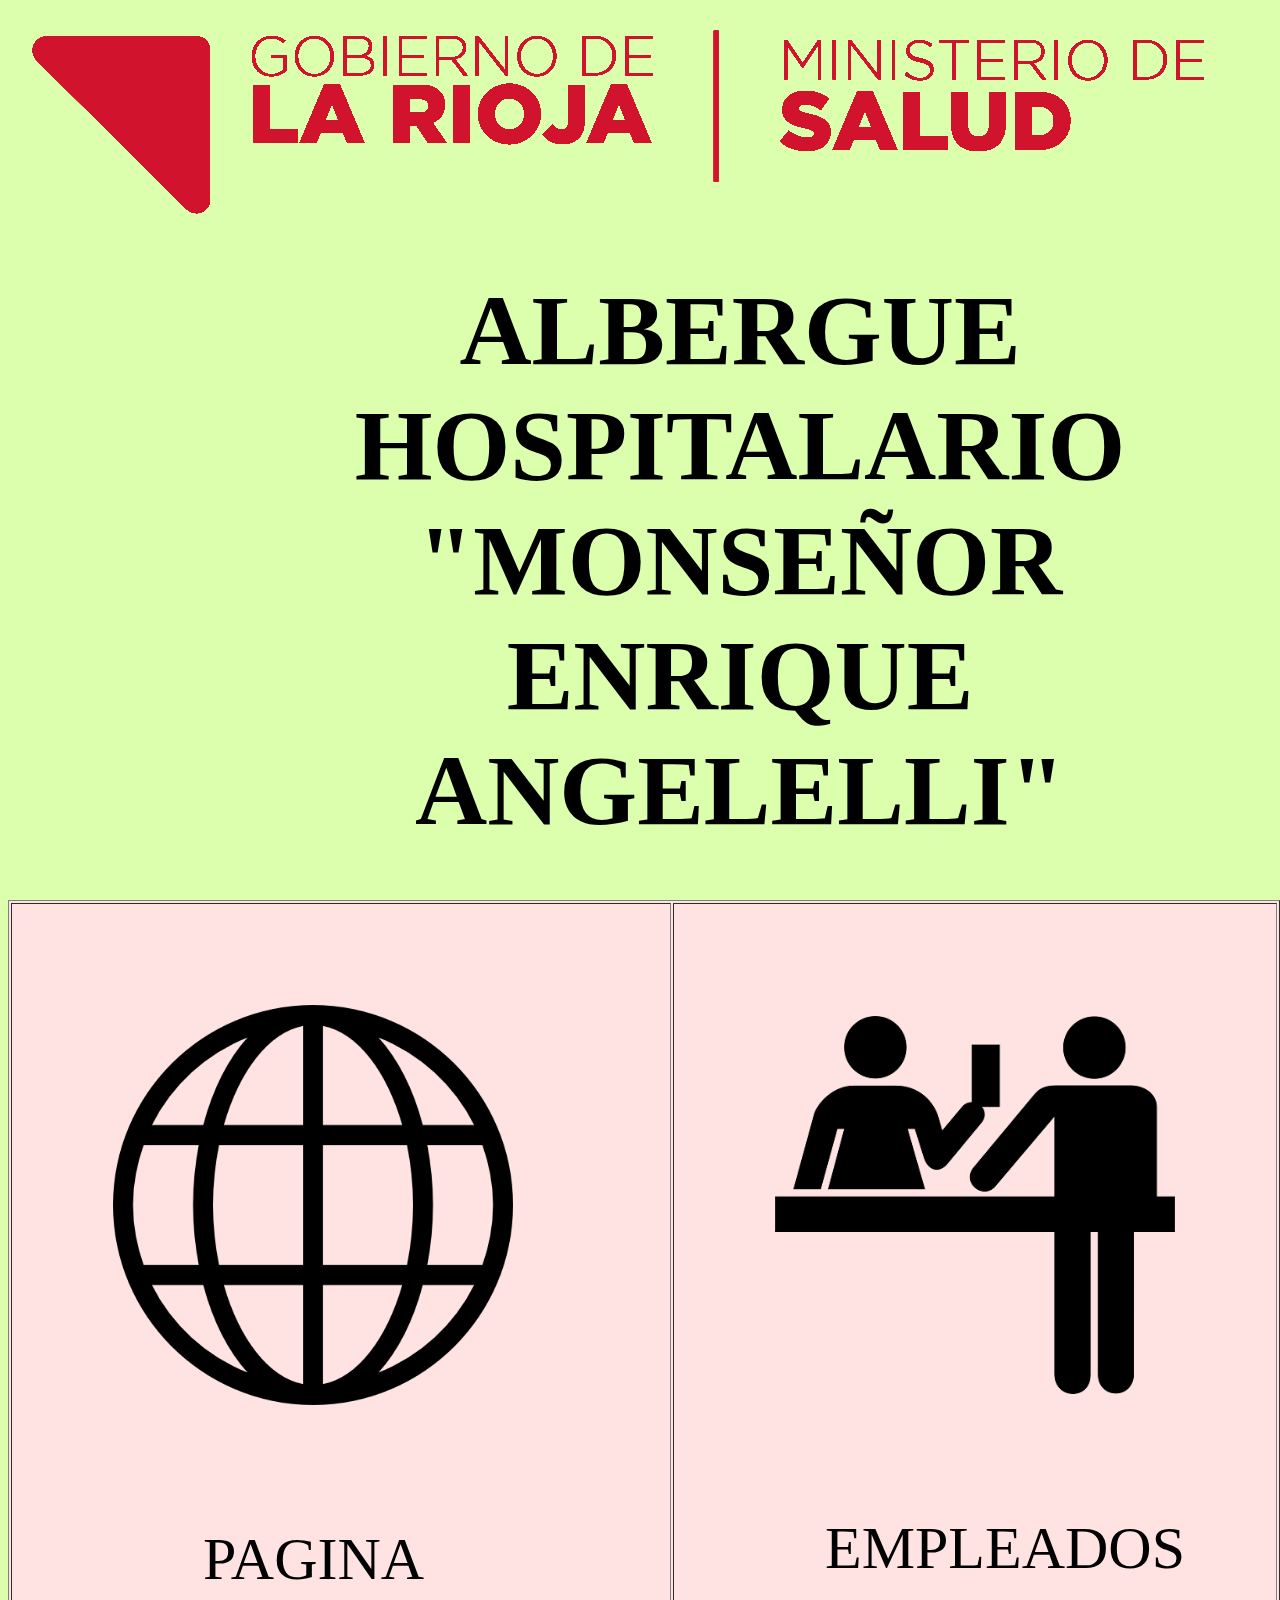
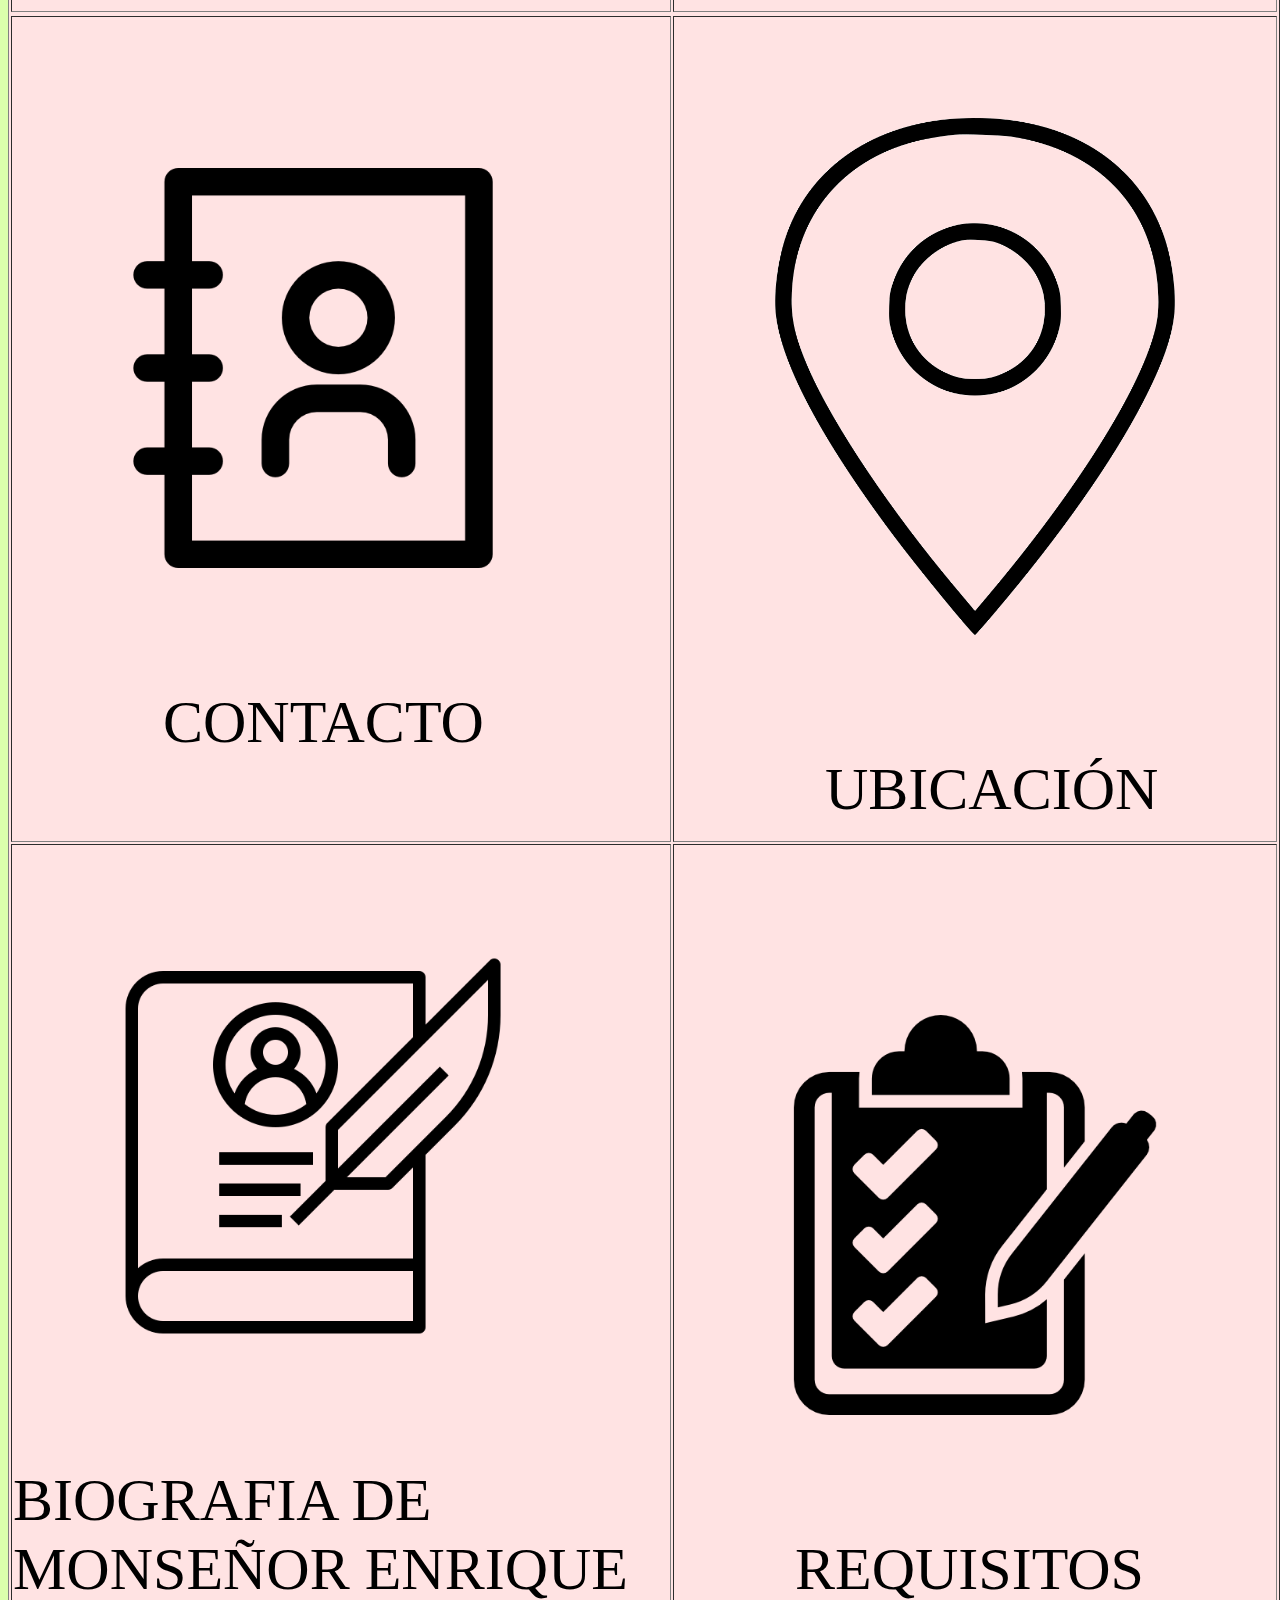
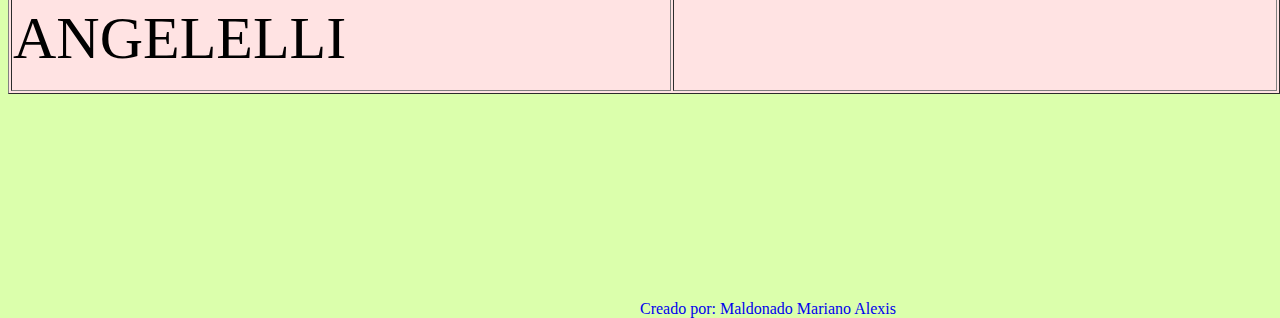
<file: index.html>
<!DOCTYPE html>
<meta charset="utf-8">
<html>
<head>
	<title>ALBERGUE HOSPITALARIO MONSEÑOR ANGELELLI</title>
</head>

<link href="CSS/STYLO.css" rel="stylesheet">
<body>
	<img src="IMG/MENU.png">
	
<center>
	<h1 class="titulo"></h1>
	<p>
		<table border="1px">
			<tr>
				<td>
					<a href="./PAGINA/"><img src="ICONOS/INTERNET.png" class="menu" title="PAGINA" ></a><p class="letra1"></p>
				</td>
				<td>
				<a href="/Hosptial/EMPLEADOS/"><img src="ICONOS/EMPLEADOS.png" class="menu" title="EMPLEADOS"></a><p class="letra2"></p>
				</td>
			</tr>
			<tr>
				<tr>
					<td>
					<a href="./CONTACTO/"><img src="ICONOS/CONTACTO.png" class="menu" title="CONTACTO"></a><p class="letra3"><br><br></p>
					</td>
					<td>
						<a href="/Hosptial/MAPA/"><img src="ICONOS/UBICACION.png" class="menu" title="UBICACION"></a><p class="letra4"></p>
					</td>
				</tr>
			</tr>
			<tr>
				<td>
				<a href="./BIOGRAFIA/"><img src="ICONOS/BIOGRAFIA.png" class="menu" title="BIOGRAFIA MONSEÑOR ANGELELLI"></a><p class="letra5"></p>
				</td>
				<td>
				<img src="ICONOS/REQUISITOS.png" class="menu" title="REQUISITOS"><p class="letra6"></p>
				</td>
			</tr>
		</table>
	</p>
<a  href="javascript:creditos();" class="credito"></a>
</center>
</body>
<script>
	function creditos(){
		alert("Nombre: Maldonado Mariano Alexis \nEdad: 22 Años\nCelular: 3804865562");
	}
</script>
</html>
</file>
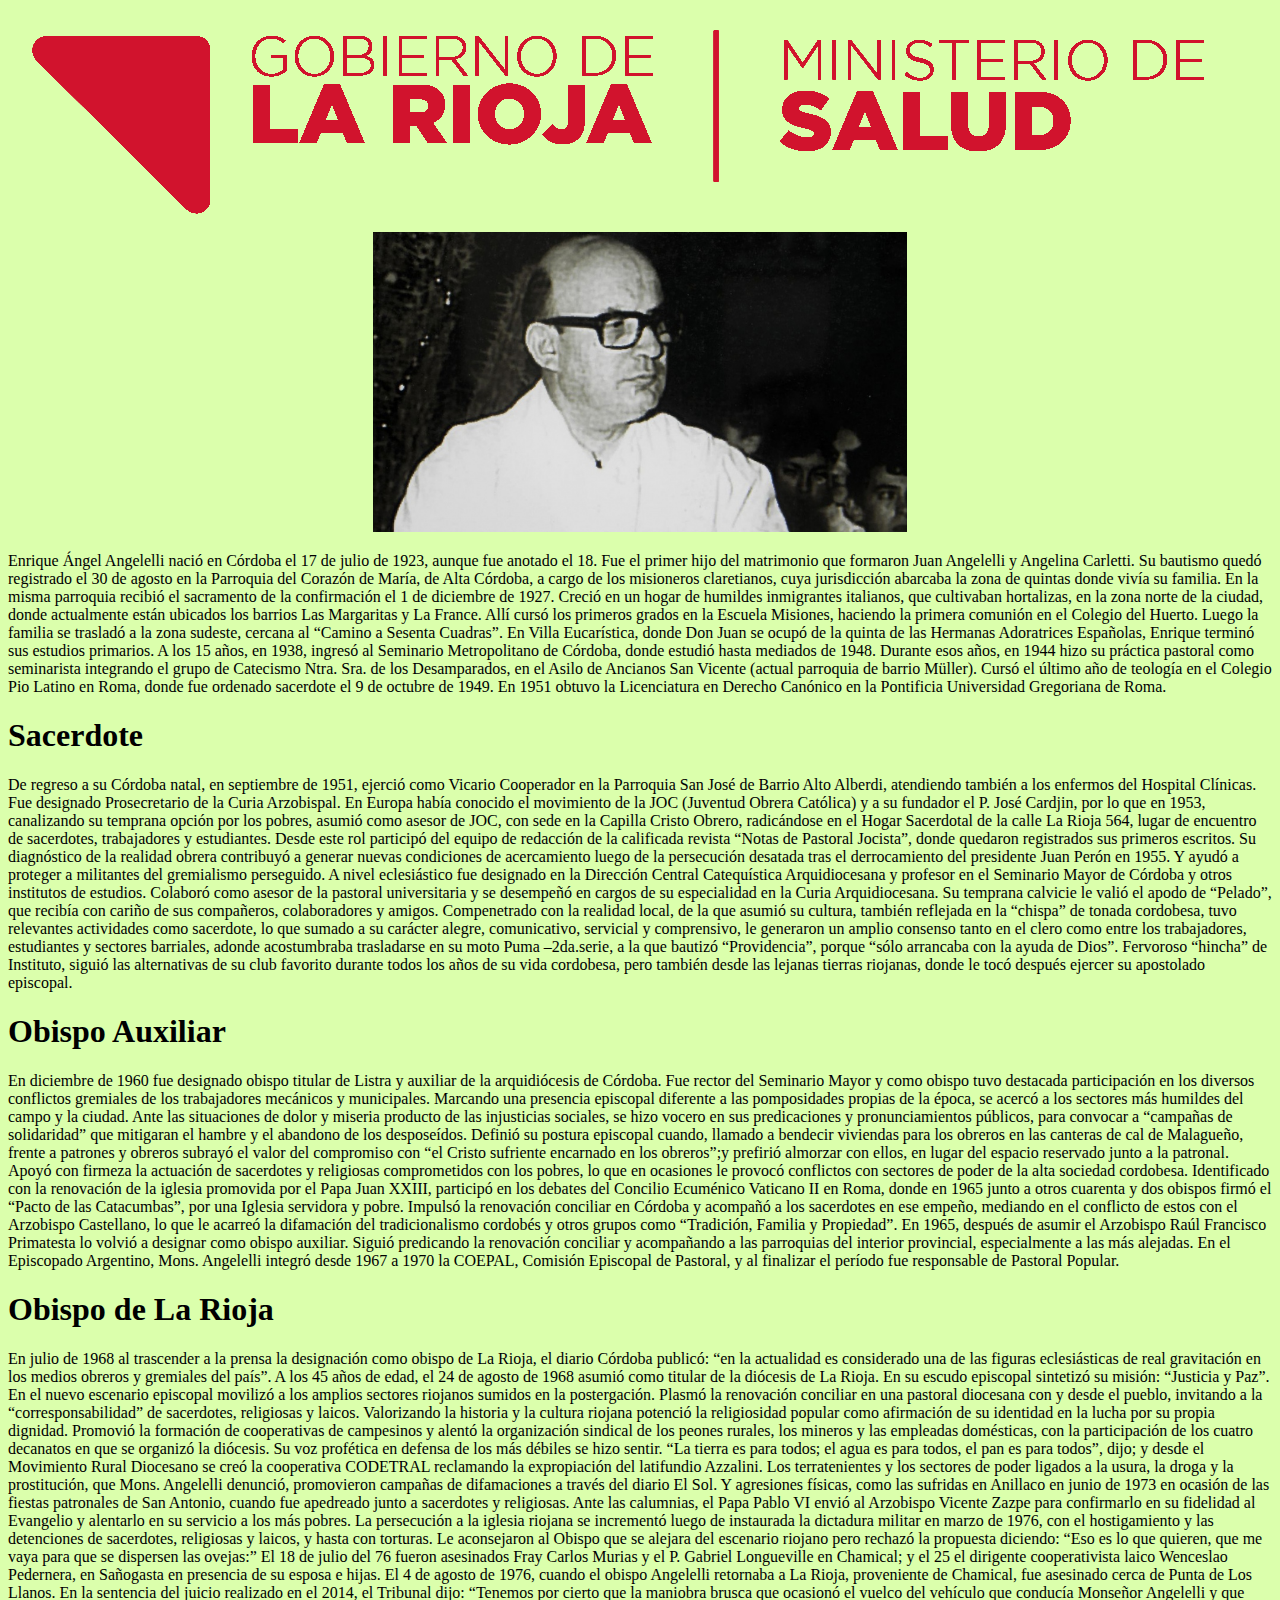
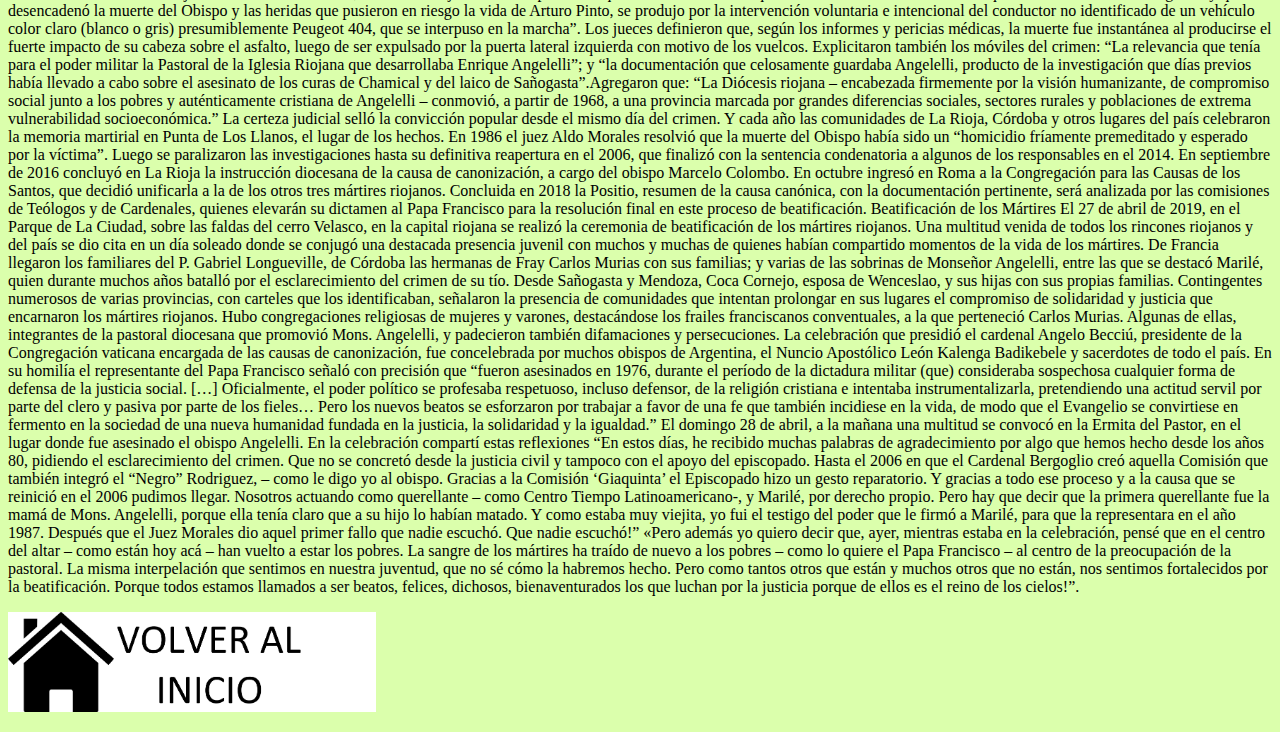
<file: BIOGRAFIA/index.html>
<!DOCTYPE html>
<html>
	<style>
		body {
    background: rgb(219, 255, 172);
	}
	</style>
<head>
	<meta charset="utf-8">
	<title>BIOGRAFIA</title>
</head>
<body>
	<img src="IMG/MENU.png">
	<center><img src="IMG/FOTO.jpg" style="height: 300px;"><p></center>
Enrique Ángel Angelelli nació en Córdoba el 17 de julio de 1923, aunque fue anotado el 18. Fue el primer hijo del matrimonio que formaron Juan Angelelli y Angelina Carletti. Su bautismo quedó registrado el 30 de agosto en la Parroquia del Corazón de María, de Alta Córdoba, a cargo de los misioneros claretianos, cuya jurisdicción abarcaba la zona de quintas donde vivía su familia. En la misma parroquia recibió el sacramento de la confirmación el 1 de diciembre de 1927. Creció en un hogar de humildes inmigrantes italianos, que cultivaban hortalizas, en la zona norte de la ciudad, donde actualmente están ubicados los barrios Las Margaritas y La France. Allí cursó los primeros grados en la Escuela Misiones, haciendo la primera comunión en el Colegio del Huerto. Luego la familia se trasladó a la zona sudeste, cercana al “Camino a Sesenta Cuadras”. En Villa Eucarística, donde Don Juan se ocupó de la quinta de las Hermanas Adoratrices Españolas, Enrique terminó sus estudios primarios. A los 15 años, en 1938, ingresó al Seminario Metropolitano de Córdoba, donde estudió hasta mediados de 1948. Durante esos años, en 1944 hizo su práctica pastoral como seminarista integrando el grupo de Catecismo Ntra. Sra. de los Desamparados, en el Asilo de Ancianos San Vicente (actual parroquia de barrio Müller). Cursó el último año de teología en el Colegio Pio Latino en Roma, donde fue ordenado sacerdote el 9 de octubre de 1949. En 1951 obtuvo la Licenciatura en Derecho Canónico en la Pontificia Universidad Gregoriana de Roma.

<h1>Sacerdote</h1>

De regreso a su Córdoba natal, en septiembre de 1951, ejerció como Vicario Cooperador en la Parroquia San José de Barrio Alto Alberdi, atendiendo también a los enfermos del Hospital Clínicas. Fue designado Prosecretario de la Curia Arzobispal. En Europa había conocido el movimiento de la JOC (Juventud Obrera Católica) y a su fundador el P. José Cardjin, por lo que en 1953, canalizando su temprana opción por los pobres, asumió como asesor de JOC, con sede en la Capilla Cristo Obrero, radicándose en el Hogar Sacerdotal de la calle La Rioja 564, lugar de encuentro de sacerdotes, trabajadores y estudiantes. Desde este rol participó del equipo de redacción de la calificada revista “Notas de Pastoral Jocista”, donde quedaron registrados sus primeros escritos. Su diagnóstico de la realidad obrera contribuyó a generar nuevas condiciones de acercamiento luego de la persecución desatada tras el derrocamiento del presidente Juan Perón en 1955. Y ayudó a proteger a militantes del gremialismo perseguido.

A nivel eclesiástico fue designado en la Dirección Central Catequística Arquidiocesana y profesor en el Seminario Mayor de Córdoba y otros institutos de estudios. Colaboró como asesor de la pastoral universitaria y se desempeñó en cargos de su especialidad en la Curia Arquidiocesana.

Su temprana calvicie le valió el apodo de “Pelado”, que recibía con cariño de sus compañeros, colaboradores y amigos. Compenetrado con la realidad local, de la que asumió su cultura, también reflejada en la “chispa” de tonada cordobesa, tuvo relevantes actividades como sacerdote, lo que sumado a su carácter alegre, comunicativo, servicial y comprensivo, le generaron un amplio consenso tanto en el clero como entre los trabajadores, estudiantes y sectores barriales, adonde acostumbraba trasladarse en su moto Puma –2da.serie, a la que bautizó “Providencia”, porque “sólo arrancaba con la ayuda de Dios”. Fervoroso “hincha” de Instituto, siguió las alternativas de su club favorito durante todos los años de su vida cordobesa, pero también desde las lejanas tierras riojanas, donde le tocó después ejercer su apostolado episcopal.

<h1>Obispo Auxiliar</h1>

En diciembre de 1960 fue designado obispo titular de Listra y auxiliar de la arquidiócesis de Córdoba. Fue rector del Seminario Mayor y como obispo tuvo destacada participación en los diversos conflictos gremiales de los trabajadores mecánicos y municipales. Marcando una presencia episcopal diferente a las pomposidades propias de la época, se acercó a los sectores más humildes del campo y la ciudad. Ante las situaciones de dolor y miseria producto de las injusticias sociales, se hizo vocero en sus predicaciones y pronunciamientos públicos, para convocar a “campañas de solidaridad” que mitigaran el hambre y el abandono de los desposeídos. Definió su postura episcopal cuando, llamado a bendecir viviendas para los obreros en las canteras de cal de Malagueño, frente a patrones y obreros subrayó el valor del compromiso con “el Cristo sufriente encarnado en los obreros”;y prefirió almorzar con ellos, en lugar del espacio reservado junto a la patronal. Apoyó con firmeza la actuación de sacerdotes y religiosas comprometidos con los pobres, lo que en ocasiones le provocó conflictos con sectores de poder de la alta sociedad cordobesa.

Identificado con la renovación de la iglesia promovida por el Papa Juan XXIII, participó en los debates del Concilio Ecuménico Vaticano II en Roma, donde en 1965 junto a otros cuarenta y dos obispos firmó el “Pacto de las Catacumbas”, por una Iglesia servidora y pobre. Impulsó la renovación conciliar en Córdoba y acompañó a los sacerdotes en ese empeño, mediando en el conflicto de estos con el Arzobispo Castellano, lo que le acarreó la difamación del tradicionalismo cordobés y otros grupos como “Tradición, Familia y Propiedad”. En 1965, después de asumir el Arzobispo Raúl Francisco Primatesta lo volvió a designar como obispo auxiliar. Siguió predicando la renovación conciliar y acompañando a las parroquias del interior provincial, especialmente a las más alejadas. En el Episcopado Argentino, Mons. Angelelli integró desde 1967 a 1970 la COEPAL, Comisión Episcopal de Pastoral, y al finalizar el período fue responsable de Pastoral Popular.

 
<h1>Obispo de La Rioja</h1><p>
 
En julio de 1968 al trascender a la prensa la designación como obispo de La Rioja, el diario Córdoba publicó: “en la actualidad es considerado una de las figuras eclesiásticas de real gravitación en los medios obreros y gremiales del país”. A los 45 años de edad, el 24 de agosto de 1968 asumió como titular de la diócesis de La Rioja. En su escudo episcopal sintetizó su misión: “Justicia y Paz”.

En el nuevo escenario episcopal movilizó a los amplios sectores riojanos sumidos en la postergación. Plasmó la renovación conciliar en una pastoral diocesana con y desde el pueblo, invitando a la “corresponsabilidad” de sacerdotes, religiosas y laicos. Valorizando la historia y la cultura riojana potenció la religiosidad popular como afirmación de su identidad en la lucha por su propia dignidad. Promovió la formación de cooperativas de campesinos y alentó la organización sindical de los peones rurales, los mineros y las empleadas domésticas, con la participación de los cuatro decanatos en que se organizó la diócesis.

Su voz profética en defensa de los más débiles se hizo sentir. “La tierra es para todos; el agua es para todos, el pan es para todos”, dijo; y desde el Movimiento Rural Diocesano se creó la cooperativa CODETRAL reclamando la expropiación del latifundio Azzalini.

Los terratenientes y los sectores de poder ligados a la usura, la droga y la prostitución, que Mons. Angelelli denunció, promovieron campañas de difamaciones a través del diario El Sol. Y agresiones físicas, como las sufridas en Anillaco en junio de 1973 en ocasión de las fiestas patronales de San Antonio, cuando fue apedreado junto a sacerdotes y religiosas. Ante las calumnias, el Papa Pablo VI envió al Arzobispo Vicente Zazpe para confirmarlo en su fidelidad al Evangelio y alentarlo en su servicio a los más pobres.

La persecución a la iglesia riojana se incrementó luego de instaurada la dictadura militar en marzo de 1976, con el hostigamiento y las detenciones de sacerdotes, religiosas y laicos, y hasta con torturas. Le aconsejaron al Obispo que se alejara del escenario riojano pero rechazó la propuesta diciendo: “Eso es lo que quieren, que me vaya para que se dispersen las ovejas:” El 18 de julio del 76 fueron asesinados Fray Carlos Murias y el P. Gabriel Longueville en Chamical; y el 25 el dirigente cooperativista laico Wenceslao Pedernera, en Sañogasta en presencia de su esposa e hijas.

El 4 de agosto de 1976, cuando el obispo Angelelli retornaba a La Rioja, proveniente de Chamical, fue asesinado cerca de Punta de Los Llanos. En la sentencia del juicio realizado en el 2014, el Tribunal dijo: “Tenemos por cierto que la maniobra brusca que ocasionó el vuelco del vehículo que conducía Monseñor Angelelli y que desencadenó la muerte del Obispo y las heridas que pusieron en riesgo la vida de Arturo Pinto, se produjo por la intervención voluntaria e intencional del conductor no identificado de un vehículo color claro (blanco o gris) presumiblemente Peugeot 404, que se interpuso en la marcha”. Los jueces definieron que, según los informes y pericias médicas, la muerte fue instantánea al producirse el fuerte impacto de su cabeza sobre el asfalto, luego de ser expulsado por la puerta lateral izquierda con motivo de los vuelcos. Explicitaron también los móviles del crimen: “La relevancia que tenía para el poder militar la Pastoral de la Iglesia Riojana que desarrollaba Enrique Angelelli”; y “la documentación que celosamente guardaba Angelelli, producto de la investigación que días previos había llevado a cabo sobre el asesinato de los curas de Chamical y del laico de Sañogasta”.Agregaron que: “La Diócesis riojana – encabezada firmemente por la visión humanizante, de compromiso social junto a los pobres y auténticamente cristiana de Angelelli – conmovió, a partir de 1968, a una provincia marcada por grandes diferencias sociales, sectores rurales y poblaciones de extrema vulnerabilidad socioeconómica.”

La certeza judicial selló la convicción popular desde el mismo día del crimen. Y cada año las comunidades de La Rioja, Córdoba y otros lugares del país celebraron la memoria martirial en Punta de Los Llanos, el lugar de los hechos. En 1986 el juez Aldo Morales resolvió que la muerte del Obispo había sido un “homicidio fríamente premeditado y esperado por la víctima”. Luego se paralizaron las investigaciones hasta su definitiva reapertura en el 2006, que finalizó con la sentencia condenatoria a algunos de los responsables en el 2014.

En septiembre de 2016 concluyó en La Rioja la instrucción diocesana de la causa de canonización, a cargo del obispo Marcelo Colombo. En octubre ingresó en Roma a la Congregación para las Causas de los Santos, que decidió unificarla a la de los otros tres mártires riojanos. Concluida en 2018 la Positio, resumen de la causa canónica, con la documentación pertinente, será analizada por las comisiones de Teólogos y de Cardenales, quienes elevarán su dictamen al Papa Francisco para la resolución final en este proceso de beatificación.

Beatificación de los Mártires

El 27 de abril de 2019, en el Parque de La Ciudad, sobre las faldas del cerro Velasco, en la capital riojana se realizó la ceremonia de beatificación de los mártires riojanos. Una multitud venida de todos los rincones riojanos y del país se dio cita en un día soleado donde se conjugó una destacada presencia juvenil con muchos y muchas de quienes habían compartido momentos de la vida de los mártires. De Francia llegaron los familiares del P. Gabriel Longueville, de Córdoba las hermanas de Fray Carlos Murias con sus familias; y varias de las sobrinas de Monseñor Angelelli, entre las que se destacó Marilé, quien durante muchos años batalló por el esclarecimiento del crimen de su tío.

Desde Sañogasta y Mendoza, Coca Cornejo, esposa de Wenceslao, y sus hijas con sus propias familias. Contingentes numerosos de varias provincias, con carteles que los identificaban, señalaron la presencia de comunidades que intentan prolongar en sus lugares el compromiso de solidaridad y justicia que encarnaron los mártires riojanos.

Hubo congregaciones religiosas de mujeres y varones, destacándose los frailes franciscanos conventuales, a la que perteneció Carlos Murias. Algunas de ellas, integrantes de la pastoral diocesana que promovió Mons. Angelelli, y padecieron también difamaciones y persecuciones.

La celebración que presidió el cardenal Angelo Becciú, presidente de la Congregación vaticana encargada de las causas de canonización, fue concelebrada por muchos obispos de Argentina, el Nuncio Apostólico León Kalenga Badikebele y sacerdotes de todo el país.

En su homilía el representante del Papa Francisco señaló con precisión que “fueron asesinados en 1976, durante el período de la dictadura militar (que) consideraba sospechosa cualquier forma de defensa de la justicia social. […] Oficialmente, el poder político se profesaba respetuoso, incluso defensor, de la religión cristiana e intentaba instrumentalizarla, pretendiendo una actitud servil por parte del clero y pasiva por parte de los fieles… Pero los nuevos beatos se esforzaron por trabajar a favor de una fe que también incidiese en la vida, de modo que el Evangelio se convirtiese en fermento en la sociedad de una nueva humanidad fundada en la justicia, la solidaridad y la igualdad.”

El domingo 28 de abril, a la mañana una multitud se convocó en la Ermita del Pastor, en el lugar donde fue asesinado el obispo Angelelli. En la celebración compartí estas reflexiones “En estos días, he recibido muchas palabras de agradecimiento por algo que hemos hecho desde los años 80, pidiendo el esclarecimiento del crimen. Que no se concretó desde la justicia civil y tampoco con el apoyo del episcopado. Hasta el 2006 en que el Cardenal Bergoglio creó aquella Comisión que también integró el “Negro” Rodriguez, – como le digo yo al obispo. Gracias a la Comisión ‘Giaquinta’ el Episcopado hizo un gesto reparatorio. Y gracias a todo ese proceso y a la causa que se reinició en el 2006 pudimos llegar. Nosotros actuando como querellante – como Centro Tiempo Latinoamericano-, y Marilé, por derecho propio. Pero hay que decir que la primera querellante fue la mamá de Mons. Angelelli, porque ella tenía claro que a su hijo lo habían matado. Y como estaba muy viejita, yo fui el testigo del poder que le firmó a Marilé, para que la representara en el año 1987. Después que el Juez Morales dio aquel primer fallo que nadie escuchó. Que nadie escuchó!”

«Pero además yo quiero decir que, ayer, mientras estaba en la celebración, pensé que en el centro del altar – como están hoy acá – han vuelto a estar los pobres. La sangre de los mártires ha traído de nuevo a los pobres – como lo quiere el Papa Francisco – al centro de la preocupación de la pastoral. La misma interpelación que sentimos en nuestra juventud, que no sé cómo la habremos hecho. Pero como tantos otros que están y muchos otros que no están, nos sentimos fortalecidos por la beatificación. Porque todos estamos llamados a ser beatos, felices, dichosos, bienaventurados los que luchan por la justicia porque de ellos es el reino de los cielos!”.
</body>
<p>
<a href="/Hosptial/"><img src="IMG/home.png" style="height: 100px;" title="HOME"></a></p>
</html>
</file>
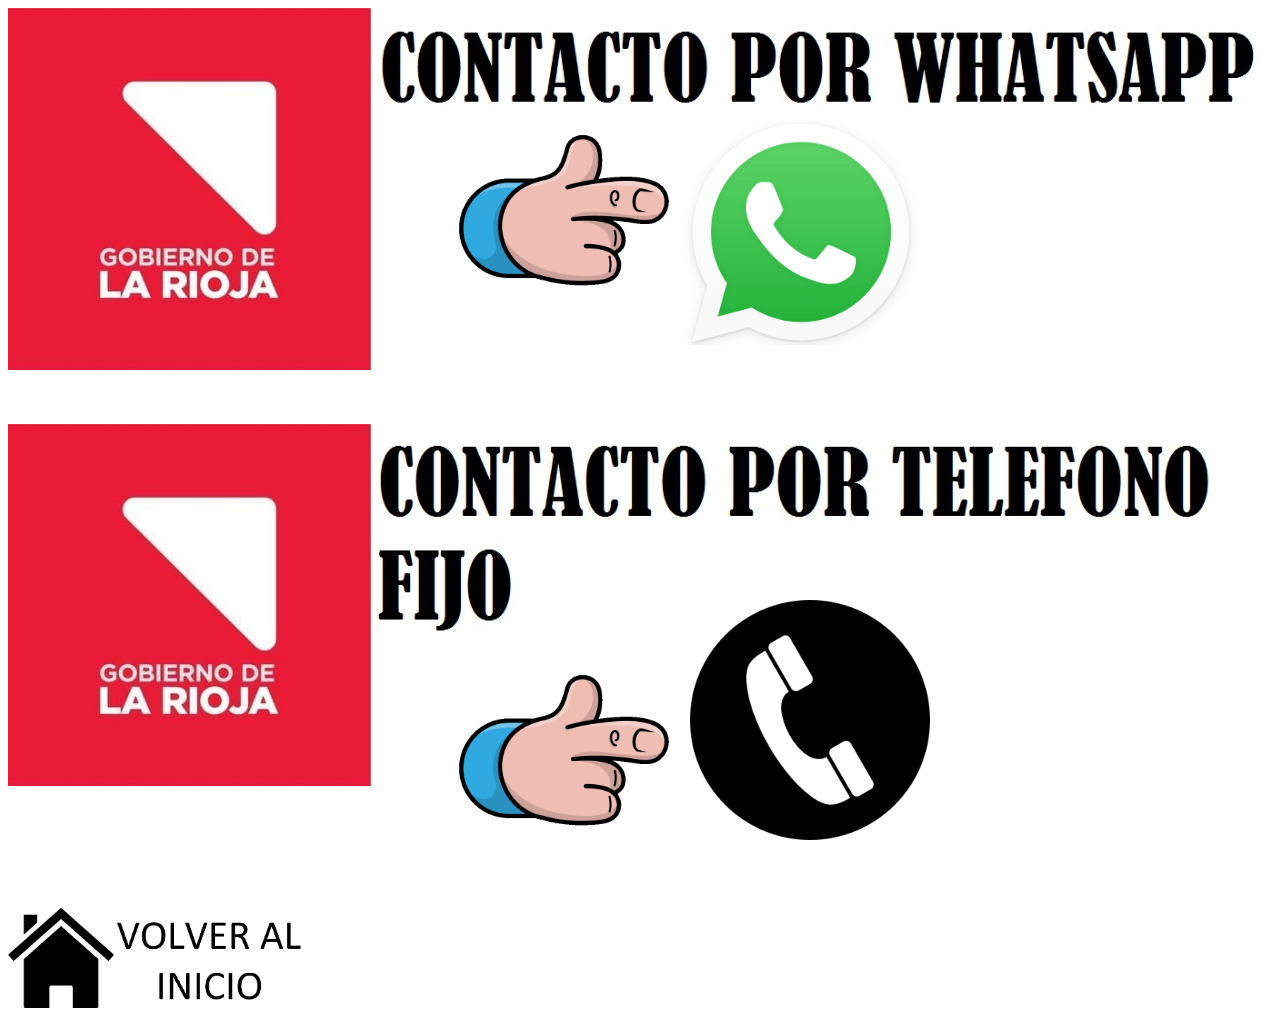
<file: CONTACTO/index.html>
<!DOCTYPE html>
<html>
<head>
	<title>CONTACTO</title>
</head>

	<link rel="stylesheet" type="text/css" href="CSS/STYLO2.css">
<body>
	<img src="IMG/CONTACTO.jpg" class="CONTACTO">
<img src="IMG/mano.gif" class="mano" title="mano">
<a href="https://wa.me/543804352173"><img src="IMG/WhatsApp-logo.png" class="nuevo" title="Dirigir a Whatsapp"></a><p>&nbsp;</p><p><img src="IMG/CONTACTOFIJO.jpg" class="CONTACTO"></p>
<img src="IMG/mano.gif" class="mano2" title="mano">
<a href="tel: 4434849"><img src="IMG/FIJO.png" class="FIJO" title="Dirigir a Telefono"></a>
<p>
	<p>&nbsp;</p>
	<p>&nbsp;</p>
	<p>&nbsp;</p>
	
<a href="/Hosptial/"><img src="IMG/home.png" style="height: 100px;" title="HOME"></a></p>
</body>
</html>
</file>
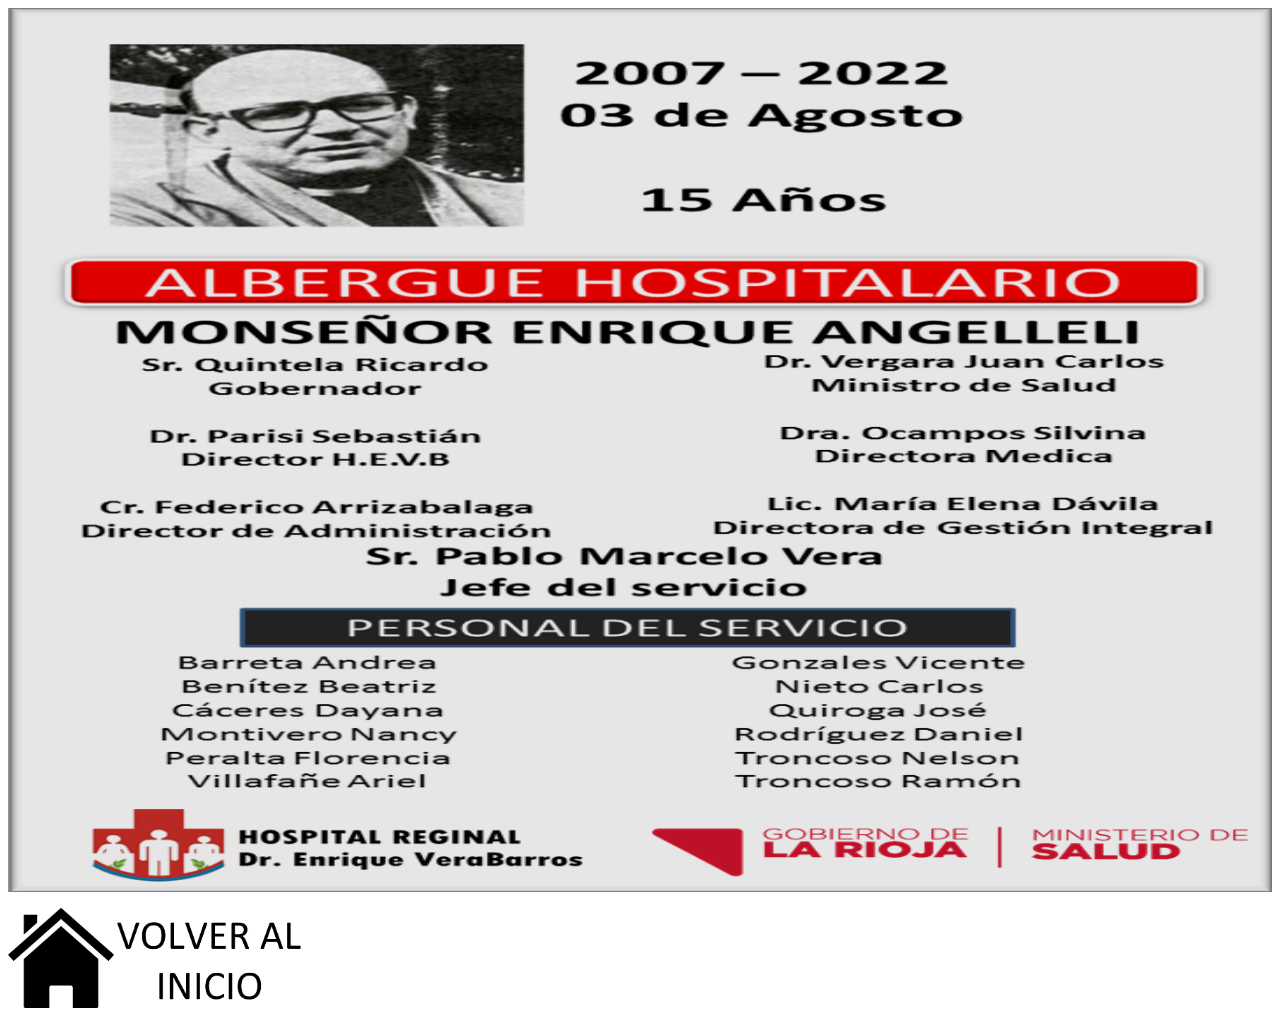
<file: EMPLEADOS/index.html>
<html>
    <body>
    <img src="ALBERGUE.png" height="100%" width="100%">
    
    <p>
        <a href="/Hosptial/"><img src="home.png" style="height: 100px;" title="HOME"></a></p>
    </body>    
</html>
</file>
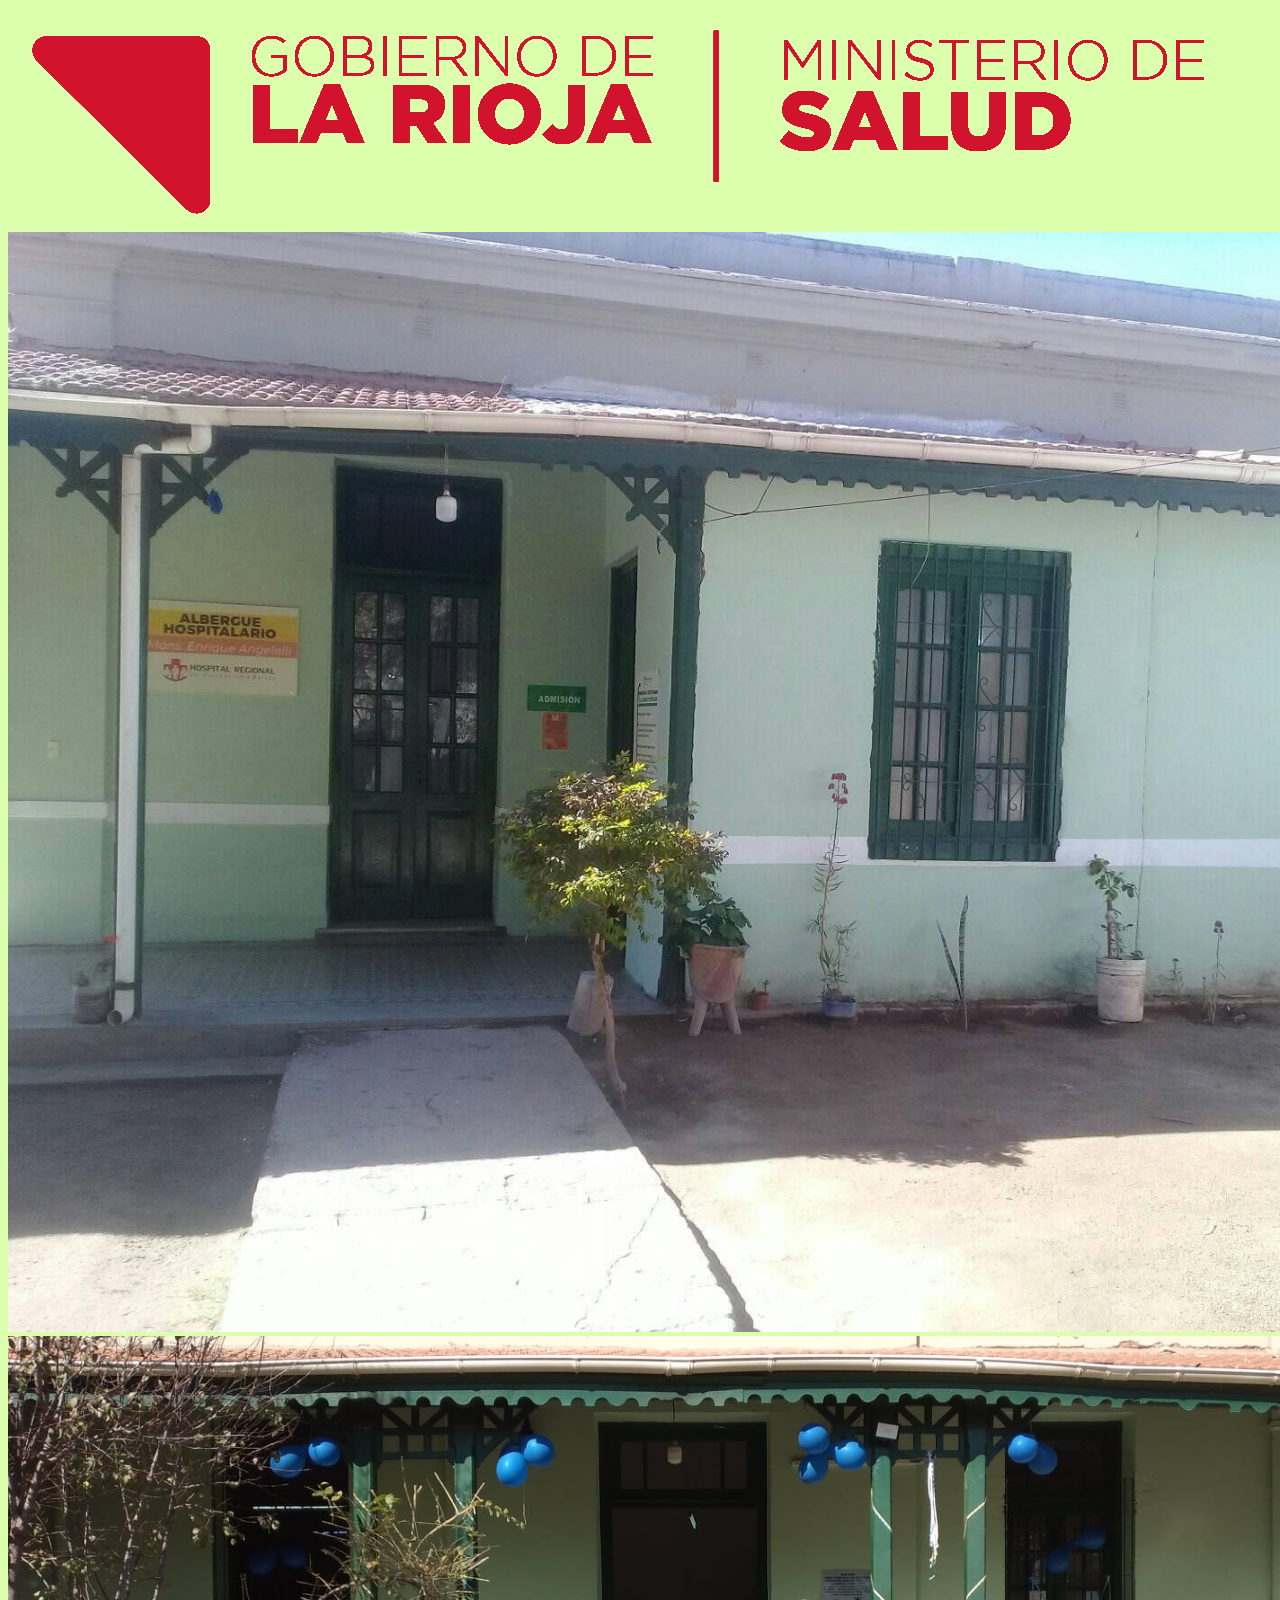
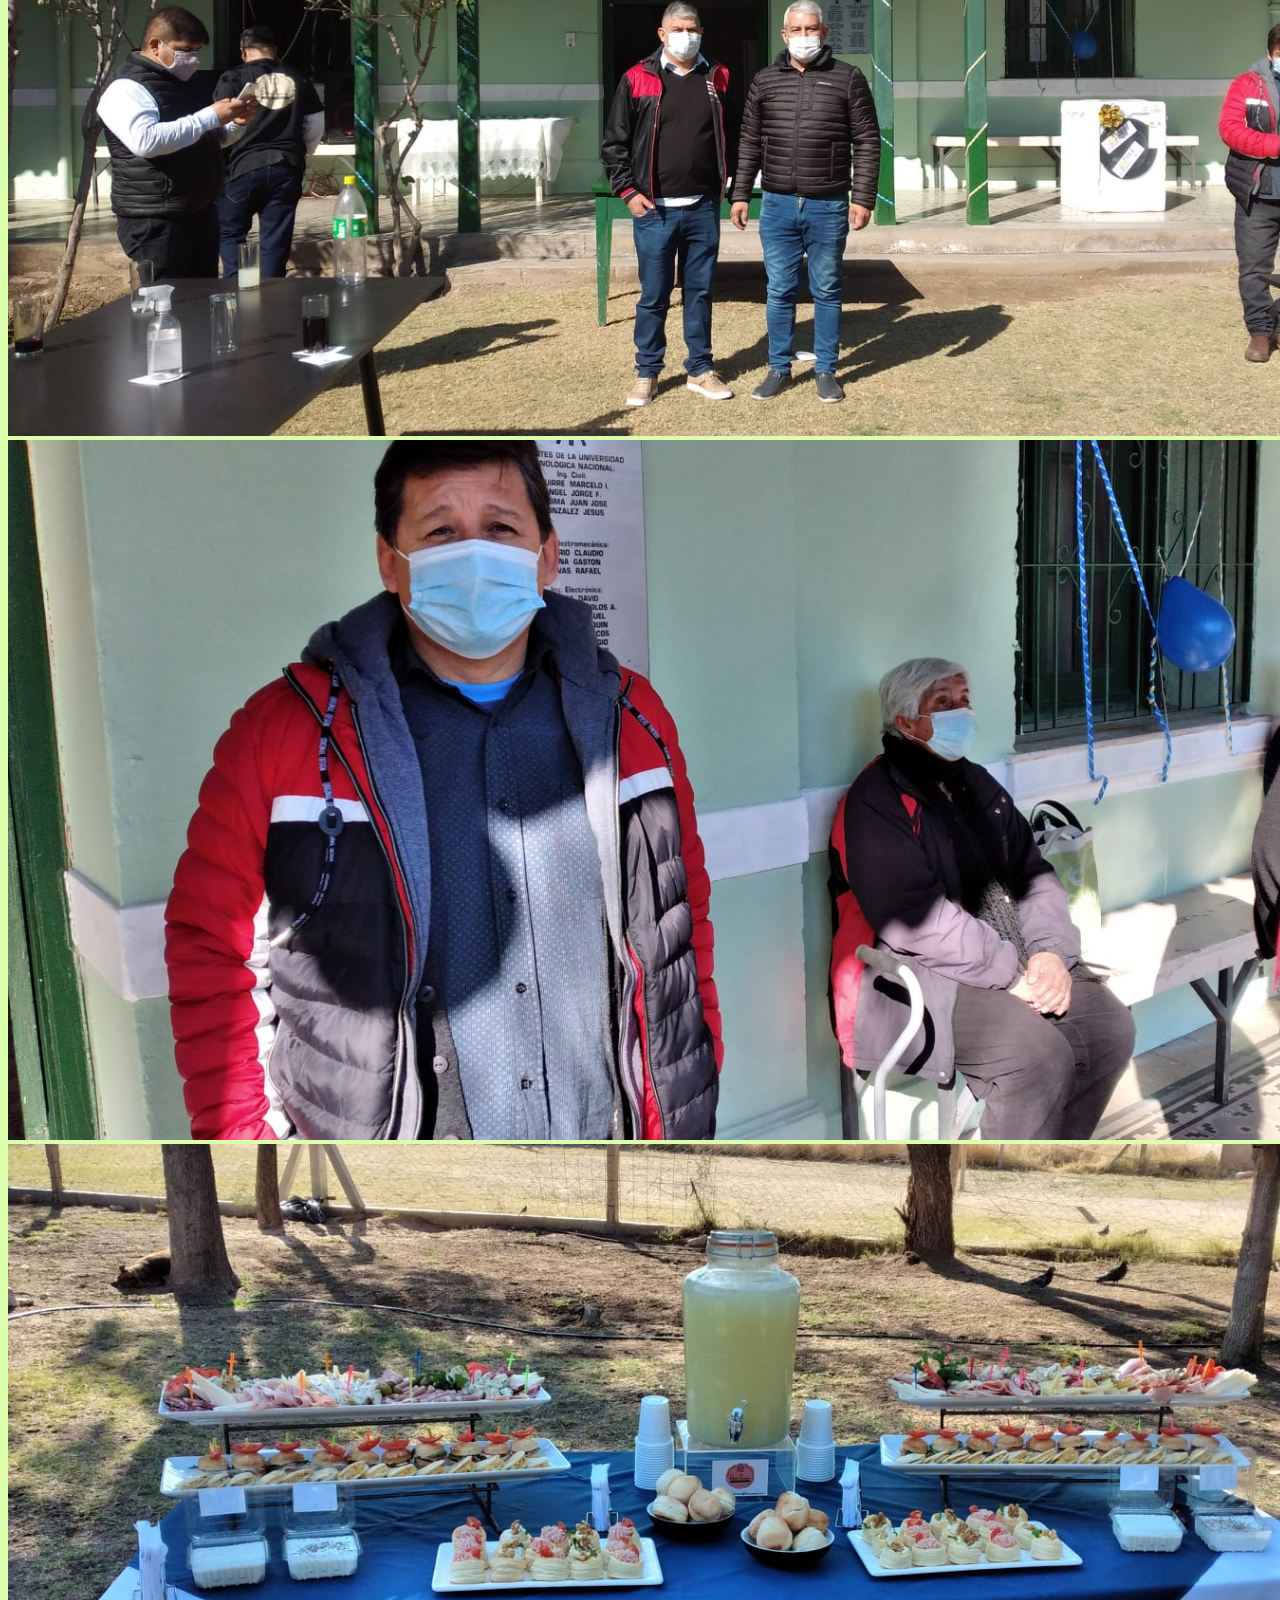
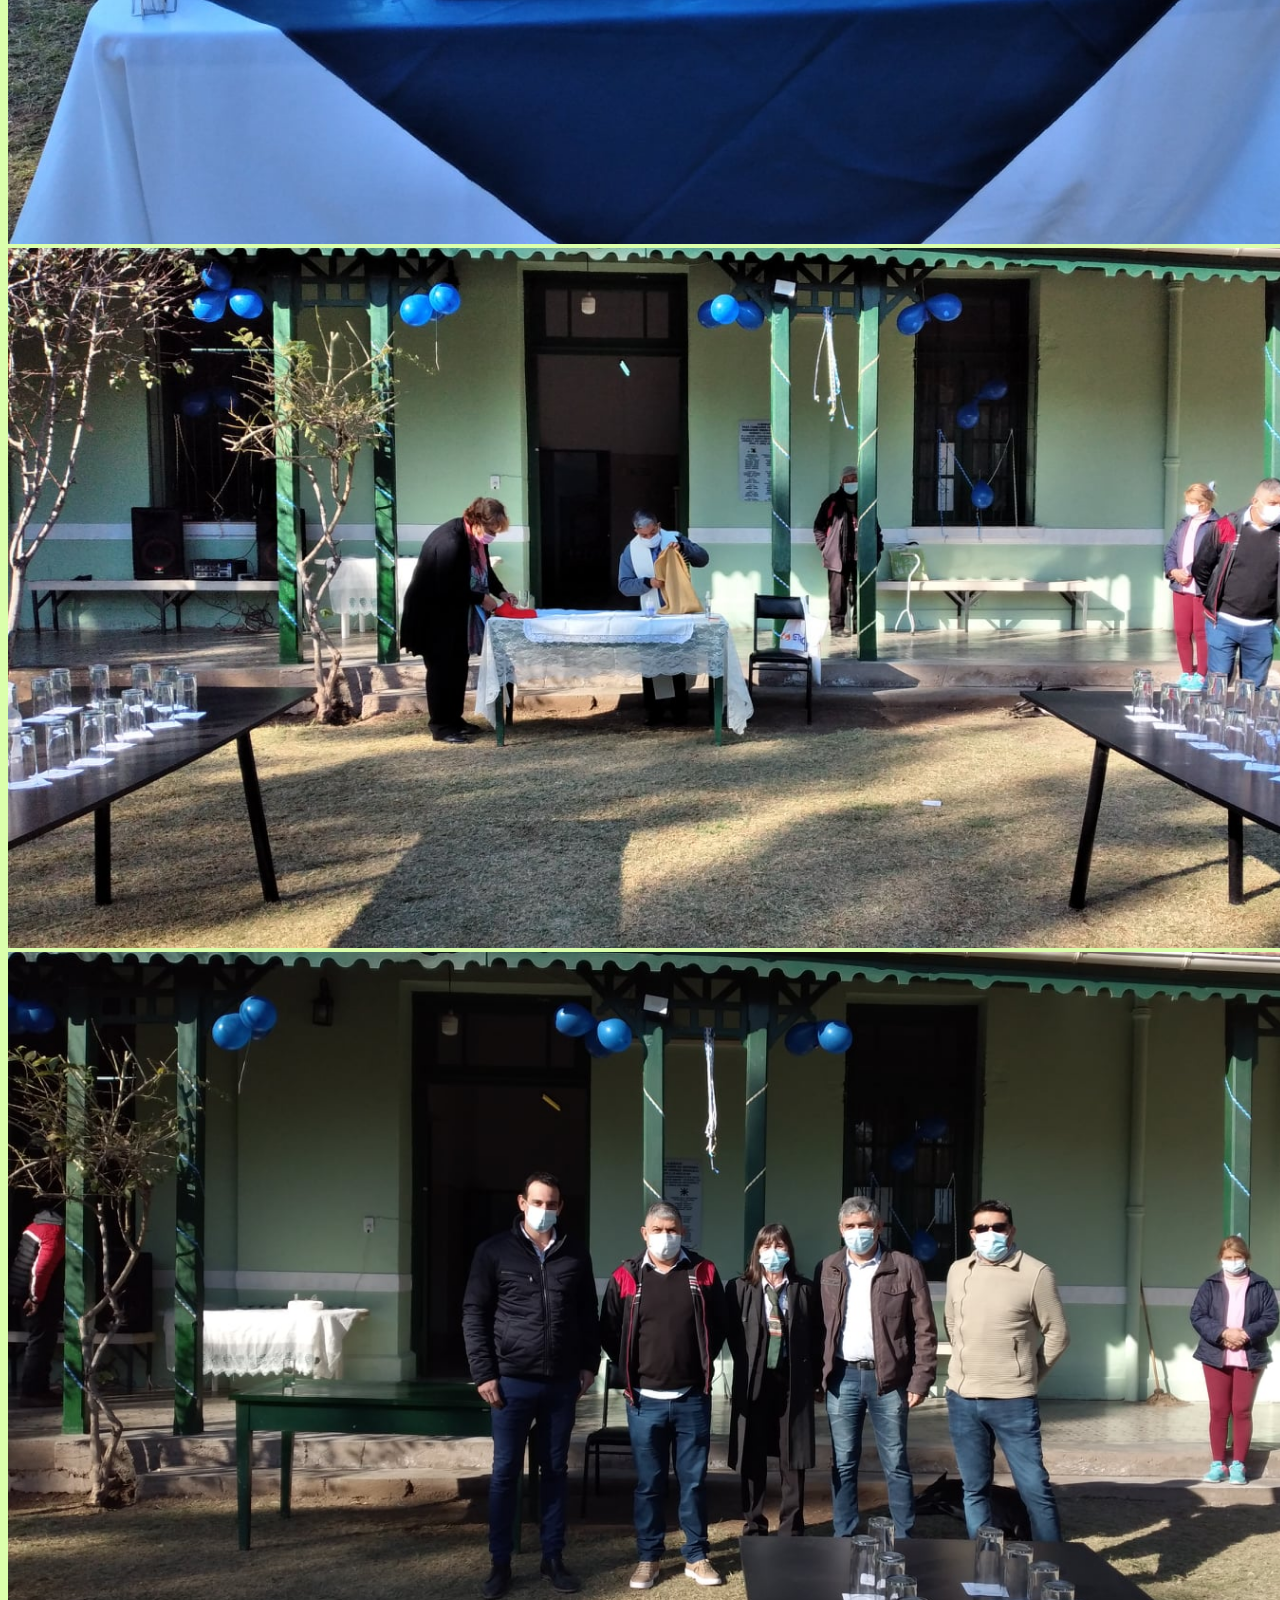
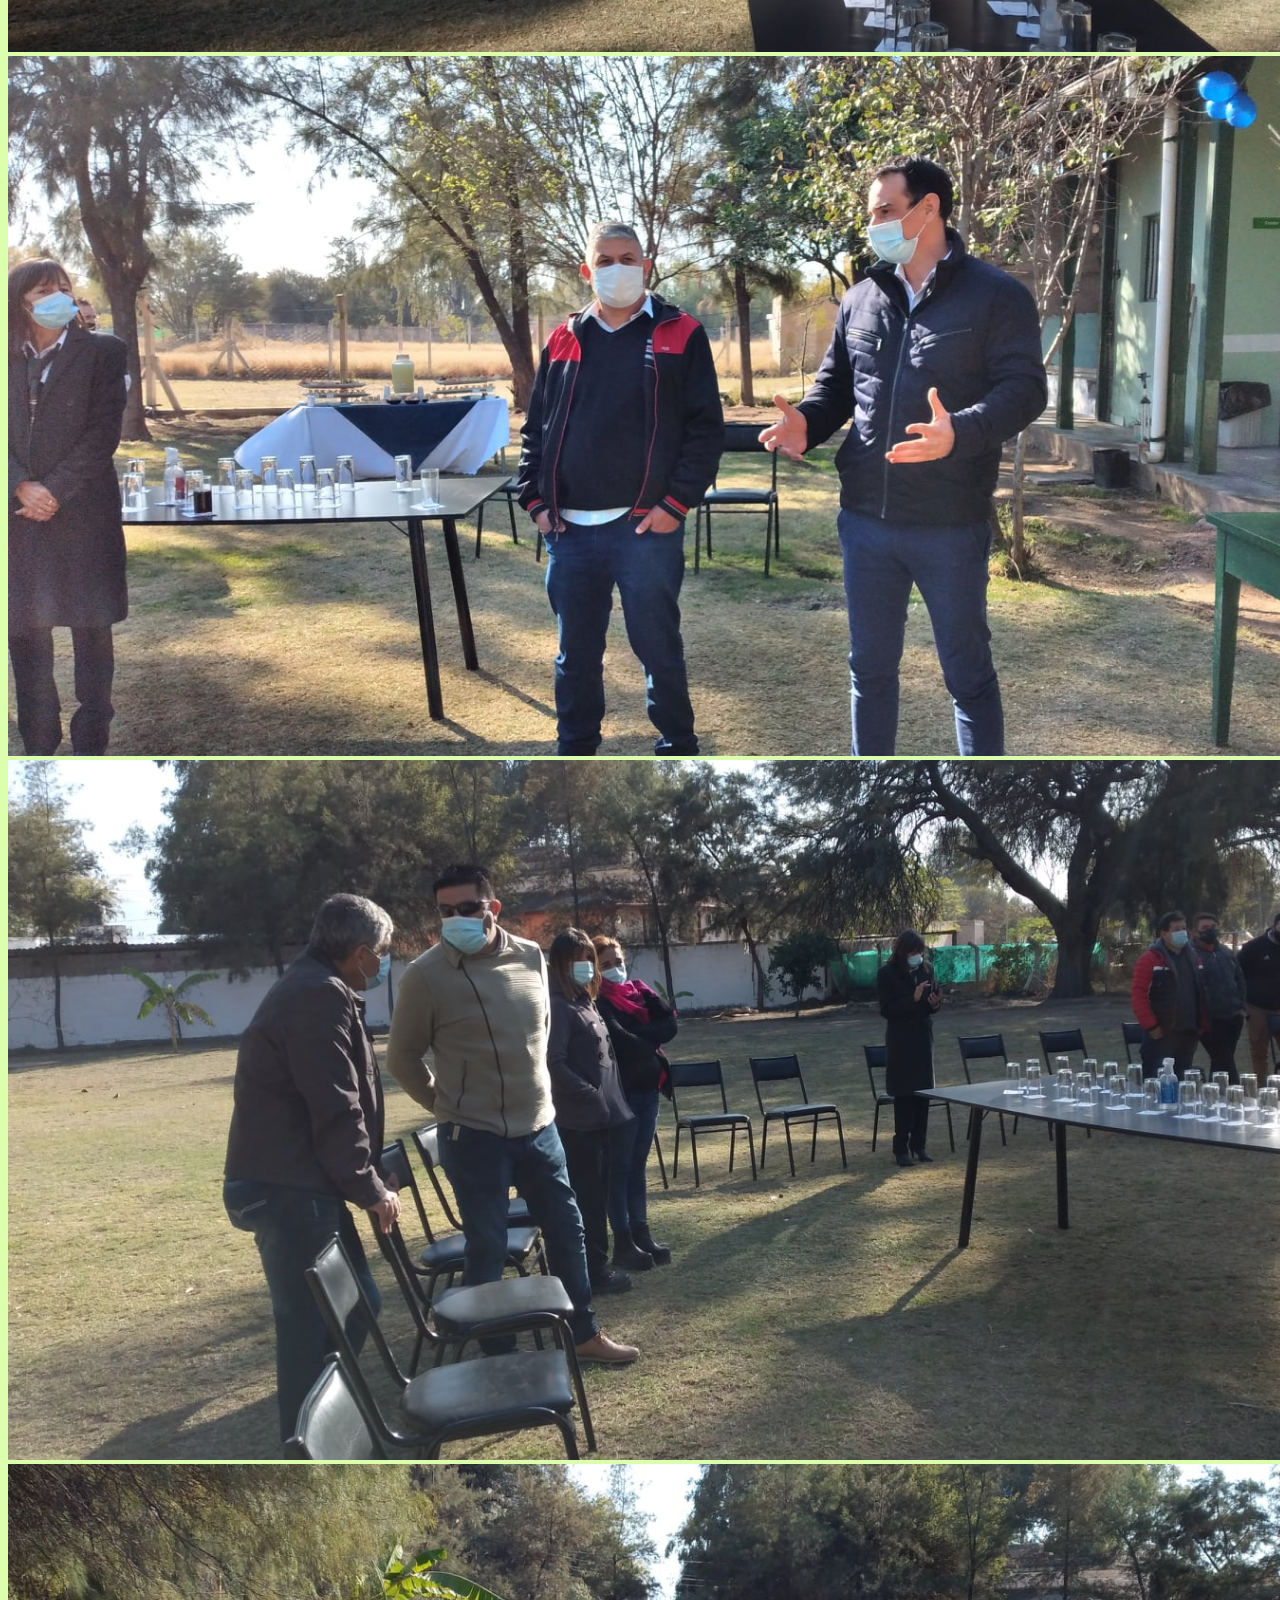
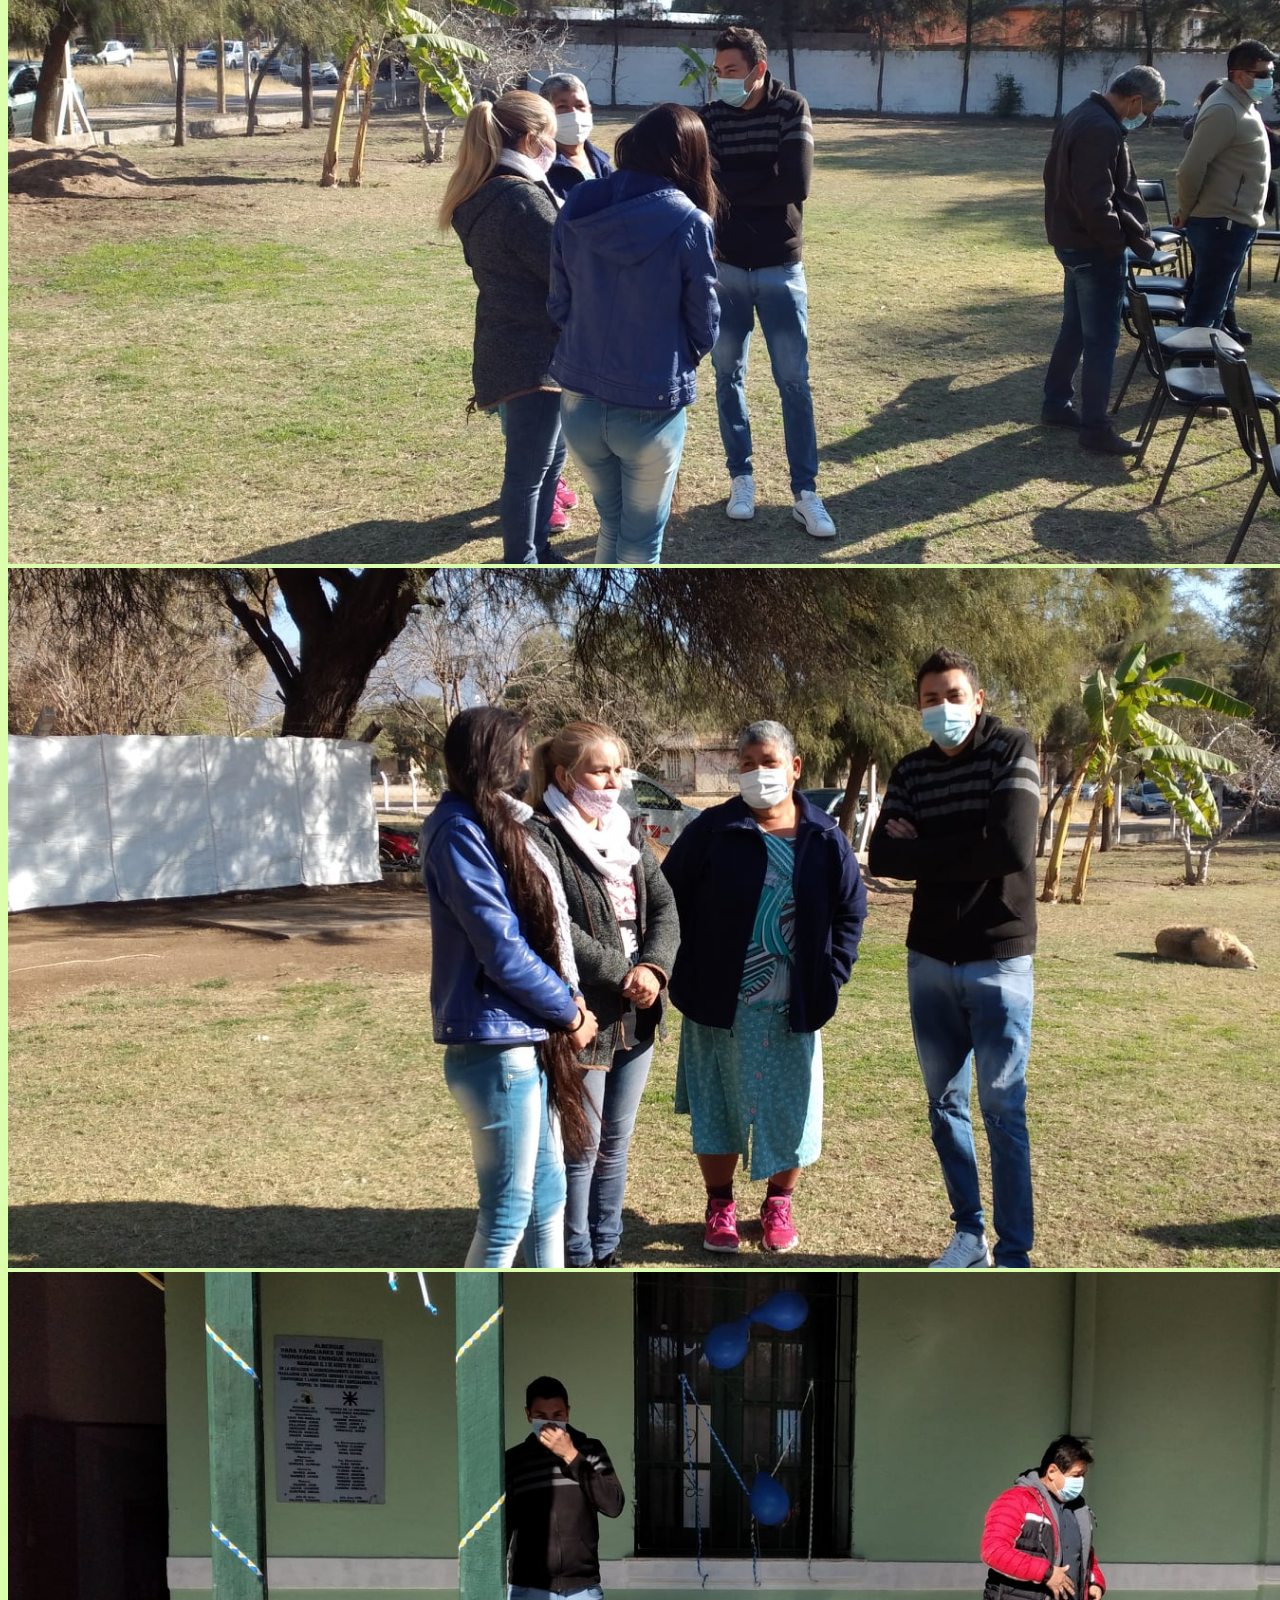
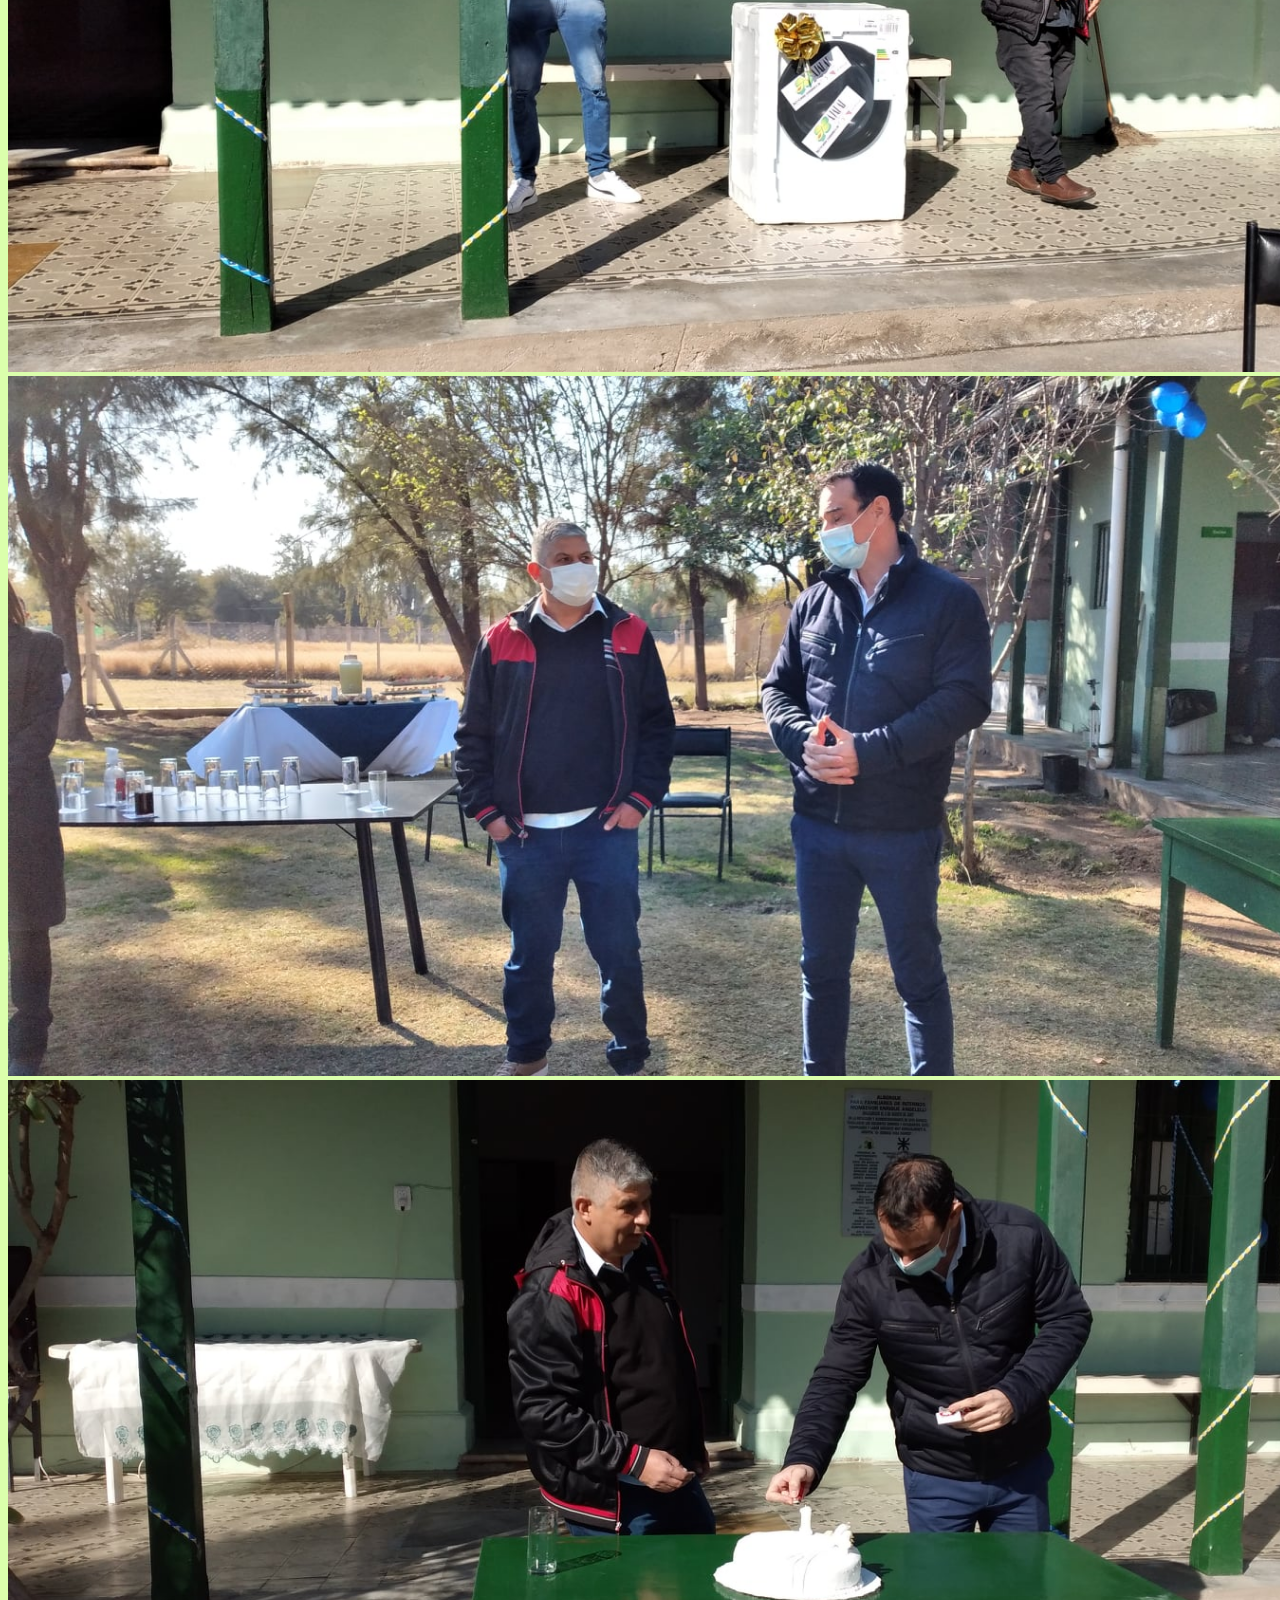
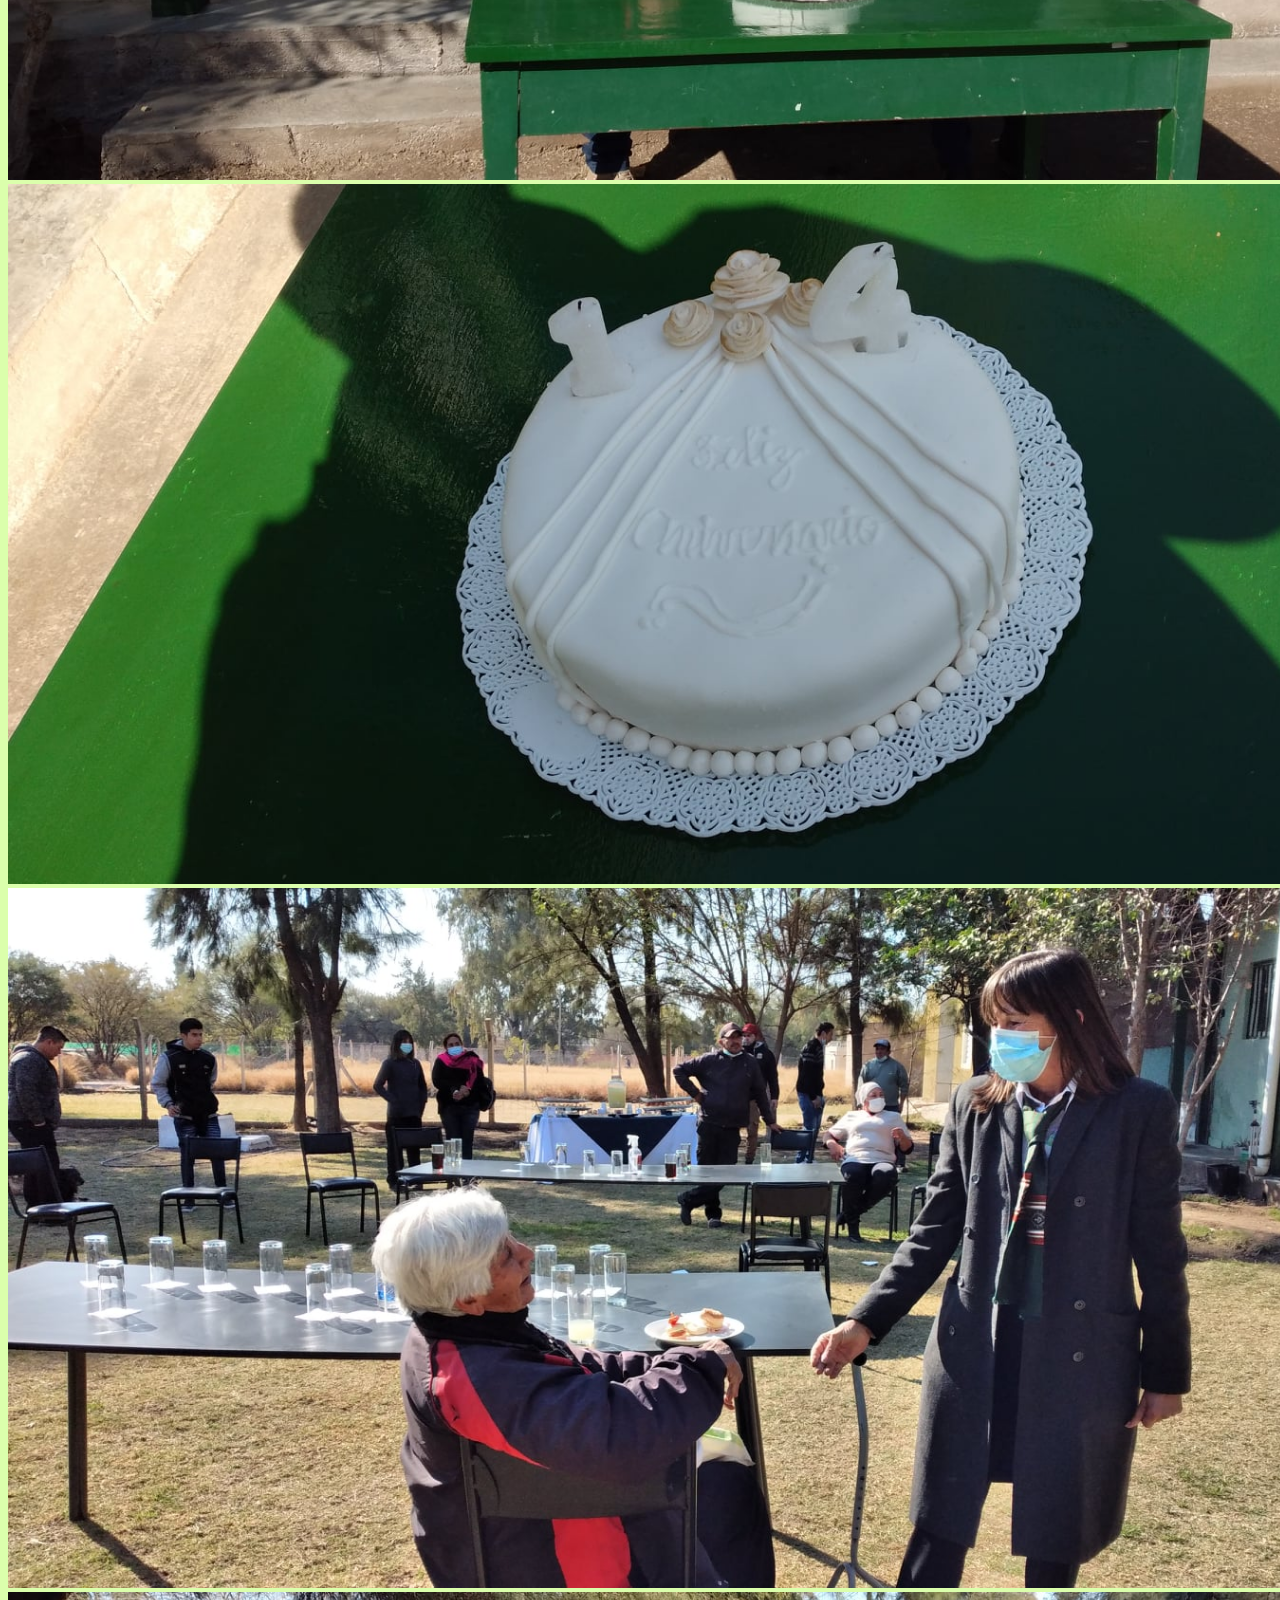
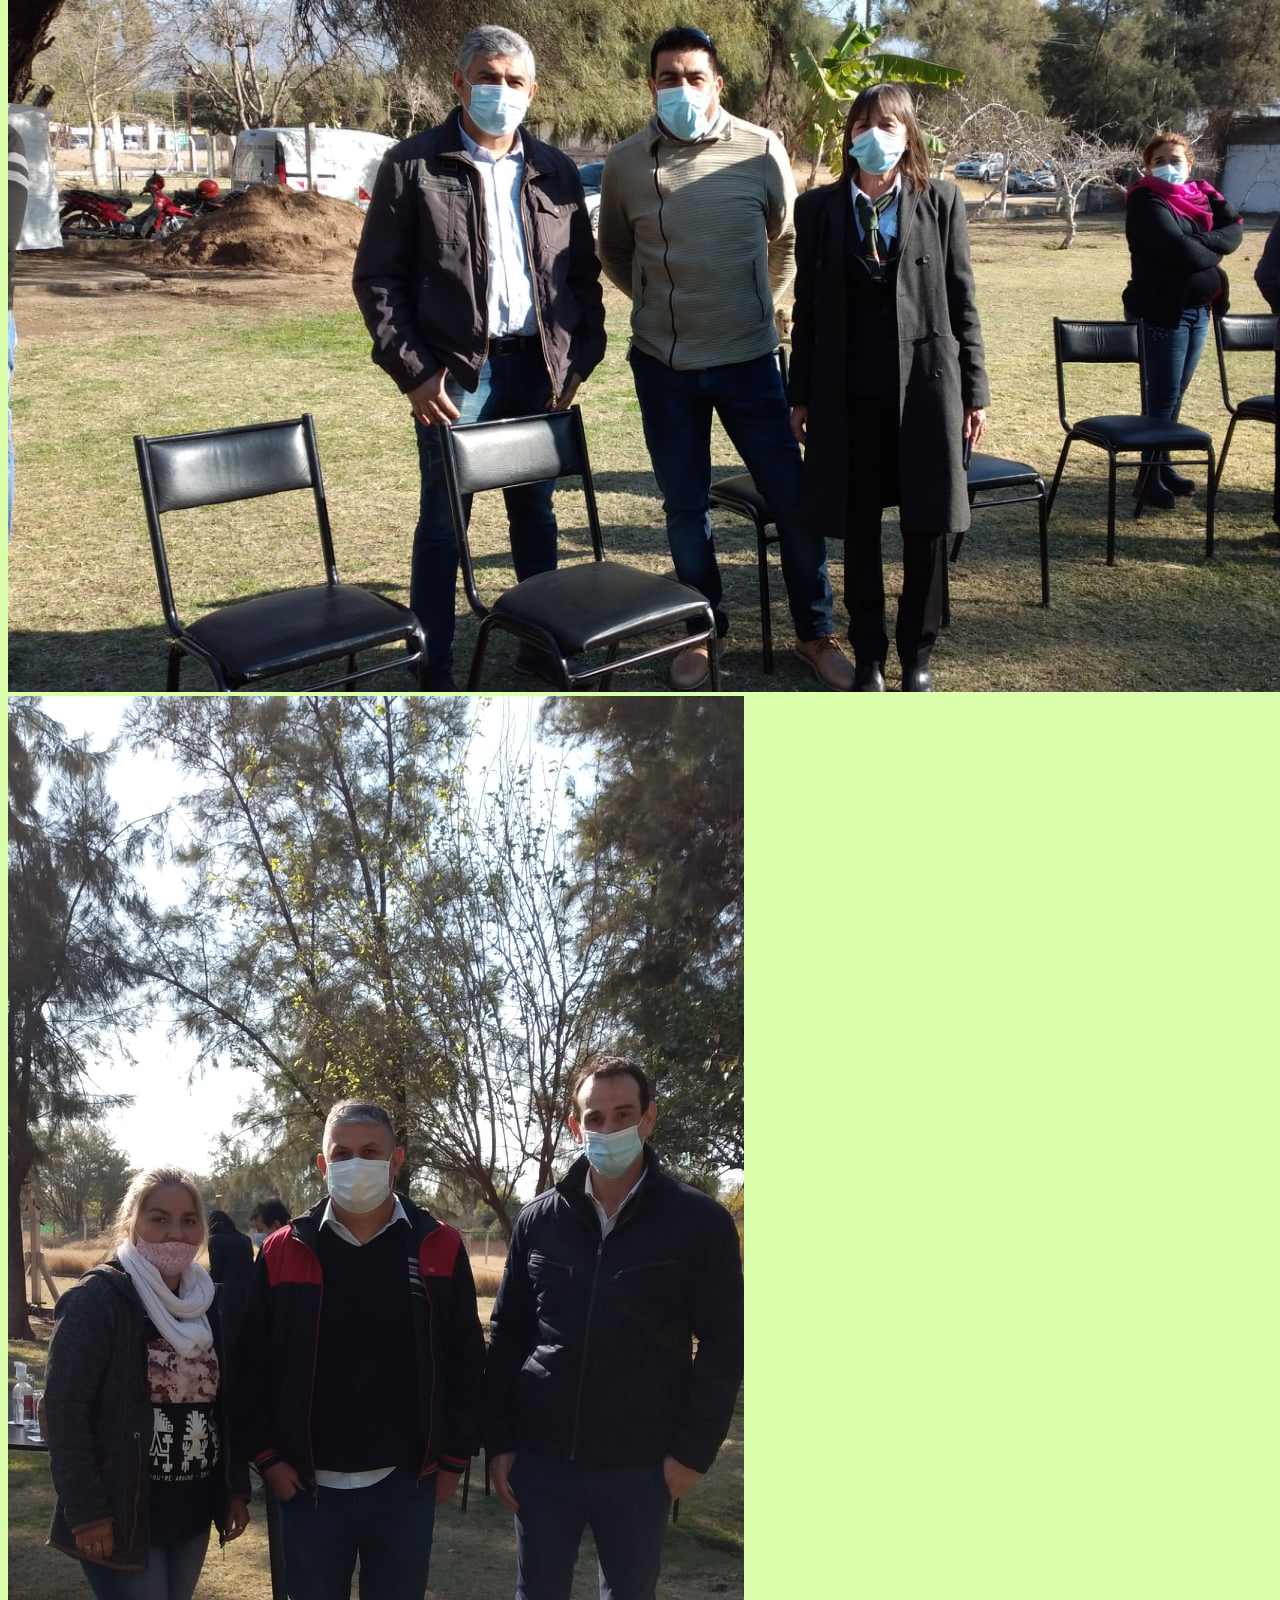
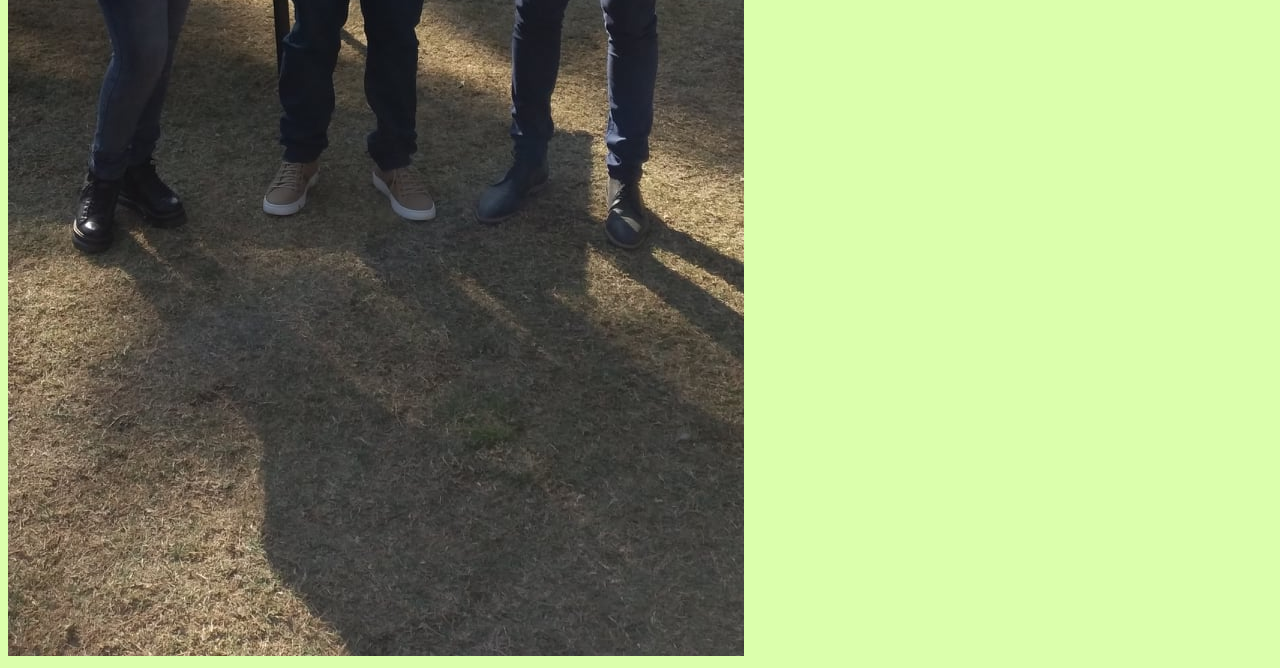
<file: PAGINA/index.html>
<!DOCTYPE html>
<meta charset="utf-8">
<html>
    <link href="CSS/STYLO.css" rel="stylesheet">
    <img src="IMG/MENU.png">
    <br>
    <img src="IMG/ALBERGUE.jpg" class="ALBERGUE">
    <img class="imagenpag" src="IMG/16.jpg">
    <img class="imagenpag" src="IMG/1.jpg">
    <img class="imagenpag" src="IMG/2.jpg">
    <img class="imagenpag" src="IMG/3.jpg">
    <img class="imagenpag" src="IMG/4.jpg">
    <img class="imagenpag" src="IMG/5.jpg">
    <img class="imagenpag" src="IMG/6.jpg">
    <img class="imagenpag" src="IMG/7.jpg">
    <img class="imagenpag" src="IMG/8.jpg">
    <img class="imagenpag" src="IMG/9.jpg">
    <img class="imagenpag" src="IMG/10.jpg">
    <img class="imagenpag" src="IMG/11.jpg">
    <img class="imagenpag" src="IMG/12.jpg">
    <img class="imagenpag" src="IMG/13.jpg">
    <img class="imagenpag" src="IMG/15.jpg">
    <img src="IMG/14.jpg">
    
    
</html>
</file>
<file: CSS/STYLO.css>
body {
    background: rgb(219, 255, 172);
}
.menu {
    height: auto;
    width: 400px;
    margin: 100px;
}
.titulo::before {
    font-size: 100px;
    margin: 20px;
    position: absolute;
    left: 200px;
    content: 'ALBERGUE HOSPITALARIO "MONSEÑOR ENRIQUE ANGELELLI"';
}
.letra {
    font-size: 60px;
}
table {
    position: absolute;
    top: 900px;
    background: rgb(255, 227, 227);
}
.letra1::before {
    content: "PAGINA";
    font-size: 60px;
    margin-left: 190px;
}
.letra2::before {
    content: "EMPLEADOS";
    font-size: 60px;
    margin-left: 150px;
}
.letra3::before {
    content: "CONTACTO";
    font-size: 60px;
    margin-left: 150px;
}
.letra4::before {
    content: "UBICACIÓN";
    font-size: 60px;
    margin-left: 150px;
}
.letra5::before {
    content: "BIOGRAFIA DE MONSEÑOR ENRIQUE ANGELELLI";
    font-size: 60px;
    margin-left: 0px;
}
.letra6::before {
    content: "REQUISITOS";
    font-size: 60px;
    margin-left: 120px;
}    
.credito::before {
    position: absolute;
    top: 3500px;
    content: "Creado por: Maldonado Mariano Alexis";
}
</file>
<file: CONTACTO/CSS/STYLO2.css>
.CARATULA {
	width: 100%;
}
.CONTACTO {
	width: 100%;
}
.mano {
	position: absolute;
	left: 1400px;
	top: 1900px;
	height: 2000px;
}
.nuevo {
	width: 1400px;
	position: absolute;
	top: 2400px;
	left: 3000px;
}
@media (max-width: 1800px){
	.mano {
	position: absolute;
	left: 300px;
	top: 10px;
	height: 400px;
}
.mano2 {
	position: absolute;
	left: 300px;
	top: 550px;
	height: 400px;
}
.FIJO {
	position: absolute;
	left: 690px;
	top: 600px;
	height: 240px;

}
.nuevo {
	width: 400px;
	position: absolute;
	top: 120px;
	left: 600px;
}
@media (max-width: 1000px){
	.CARATULA {
	width: 1450px;
}
.CONTACTO {
	width: 100%;
}


.mano {
	position: absolute;
	left: 200px;
	top: 10px;
	height: 400px;
}
.nuevo {
	width: 400px;
	position: absolute;
	top: 100px;
	left: 500px;
}

.mano2 {
	position: absolute;
	left: 200px;
	top: 400px;
	height: 400px;
}
.FIJO {
	position: absolute;
	left: 550px;
	top: 440px;
	height: 240px;

}
body {
    background: rgb(219, 255, 172);
}
</file>
<file: PAGINA/CSS/STYLO.css>
body {
    background: rgb(219, 255, 172);
}
.menu {
    height: auto;
    width: 400px;
    margin: 100px;
}
.titulo::before {
    font-size: 100px;
    margin: 20px;
    position: absolute;
    left: 200px;
    content: 'ALBERGUE HOSPITALARIO "MONSEÑOR ENRIQUE ANGELELLI"';
}
.letra {
    font-size: 60px;
}
table {
    position: absolute;
    top: 900px;
    background: rgb(255, 227, 227);
}
.letra1::before {
    content: "PAGINA";
    font-size: 60px;
    margin-left: 190px;
}
.letra2::before {
    content: "EMPLEADOS";
    font-size: 60px;
    margin-left: 150px;
}
.letra3::before {
    content: "CONTACTO";
    font-size: 60px;
    margin-left: 150px;
}
.letra4::before {
    content: "UBICACIÓN";
    font-size: 60px;
    margin-left: 150px;
}
.letra5::before {
    content: "BIOGRAFIA DE MONSEÑOR ENRIQUE ANGELELLI";
    font-size: 60px;
    margin-left: 0px;
}
.letra6::before {
    content: "REQUISITOS";
    font-size: 60px;
    margin-left: 120px;
}    
.credito::before {
    position: absolute;
    top: 3500px;
    content: "Creado por: Maldonado Mariano Alexis";
}
.ALBERGUE {
    height: 1100px;
}
.imagenpag {
    height: 700px;
}
</file>
